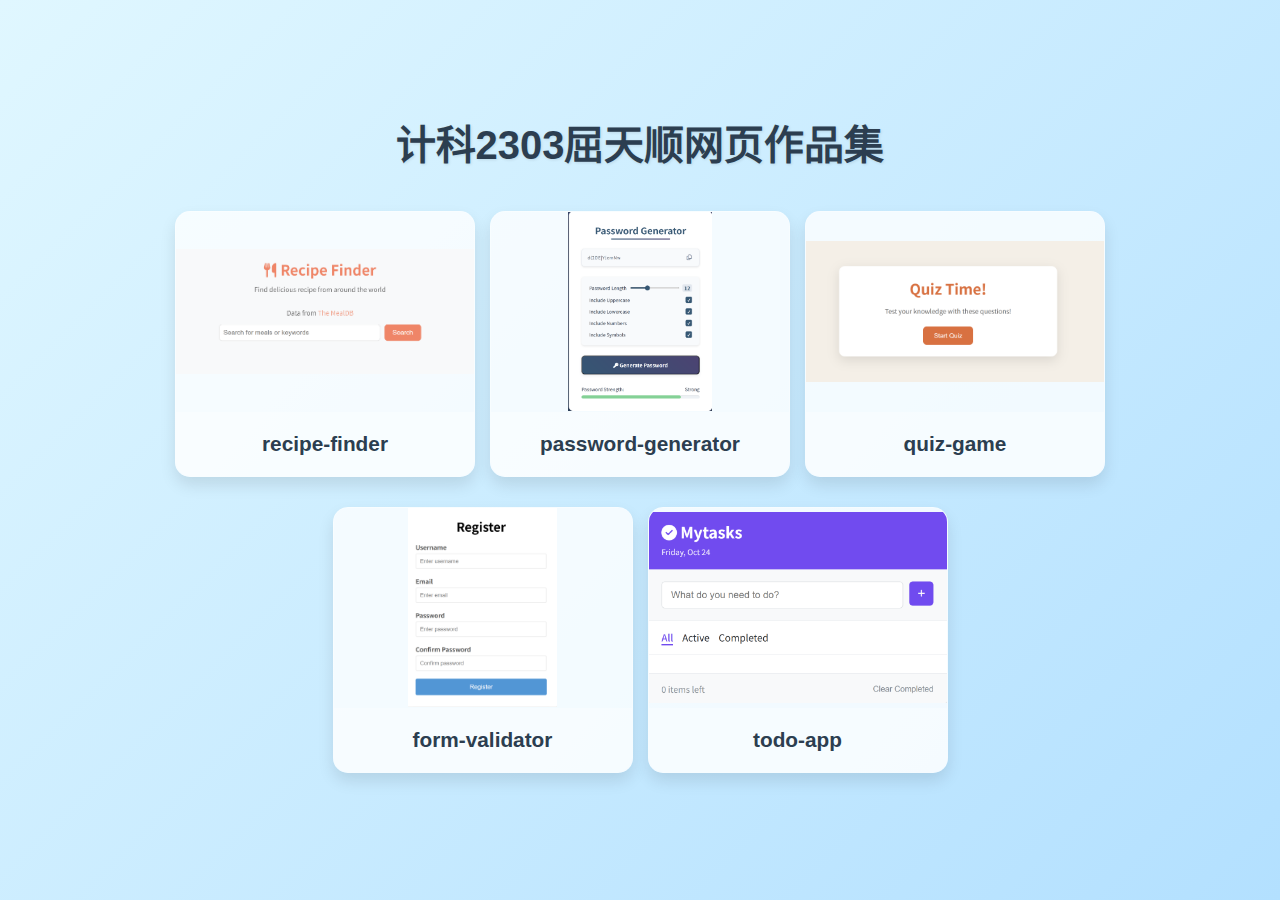
<file: index.html>
<!DOCTYPE html>
<html lang="zh-CN">
<head>
    <meta charset="UTF-8">
    <meta name="viewport" content="width=device-width, initial-scale=1.0">
    <title>计科2303屈天顺网页作品集</title>
    <link rel="stylesheet" href="style.css">
</head>
<body>
    <div class="container">
        <header>
            <h1>计科2303屈天顺网页作品集</h1>
        </header>
        
        <div class="cards-container">
            <div class="card" onclick="location.href='menu searcher/index.html'">
                <div class="card-image">
                    <img src="./images/menu searcher.jpg" alt="菜单搜索">
                </div>
                <div class="card-title">recipe-finder</div>
            </div>
            
            <div class="card" onclick="location.href='password/index.html'">
                <div class="card-image">
                    <img src="./images/password.jpg" alt="密码生成器">
                </div>
                <div class="card-title">password-generator</div>
            </div>
            
            <div class="card" onclick="location.href='quiz game/index.html'">
                <div class="card-image">
                    <img src="./images/quiz game.jpg" alt="知识问答">
                </div>
                <div class="card-title">quiz-game</div>
            </div>
            
            <div class="card" onclick="location.href='registration/index.html'">
                <div class="card-image">
                    <img src="./images/registration.jpg" alt="注册表单">
                </div>
                <div class="card-title">form-validator</div>
            </div>
            
            <div class="card" onclick="location.href='todoList/index.html'">
                <div class="card-image">
                    <img src="./images/todoList.jpg" alt="待办事项">
                </div>
                <div class="card-title">todo-app</div>
            </div>
        </div>
    </div>
</body>
</html>
</file>
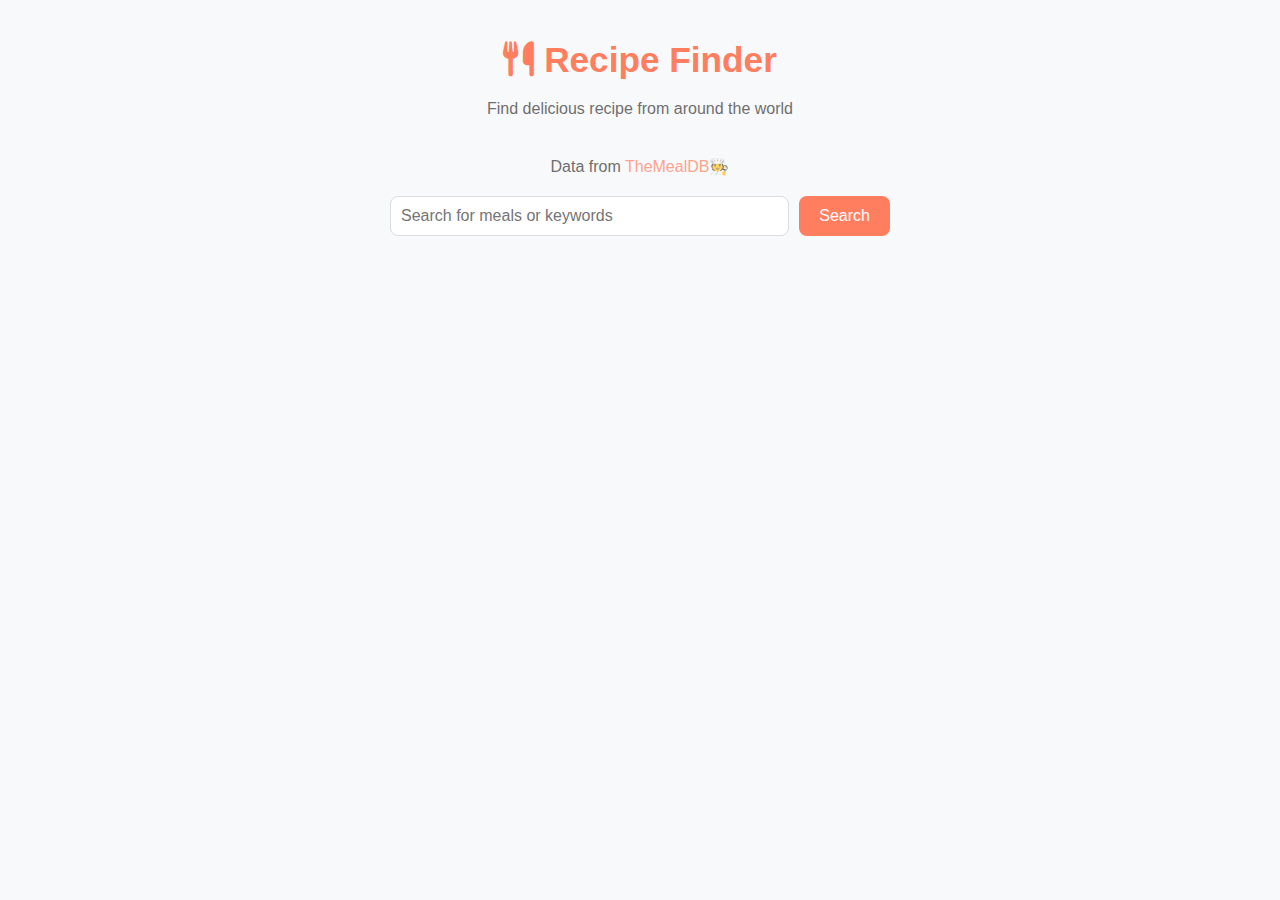
<file: menu searcher/index.html>
<!DOCTYPE html>
<html lang="en">

<head>
    <meta charset="UTF-8">
    <meta name="viewport" content="width=device-width, initial-scale=1.0">
    <title>Recipe Finder</title>
    <link rel="stylesheet" href="style.css">
    <link rel="stylesheet" href="https://cdnjs.cloudflare.com/ajax/libs/font-awesome/6.7.2/css/all.min.css"
        integrity="sha512-Evv84Mr4kqVGRNSgIGL/F/aIDqQb7xQ2vcrdIwxfjThSH8CSR7PBEakCr51Ck+w+/U6swU2Im1vVX0SVk9ABhg=="
        crossorigin="anonymous" referrerpolicy="no-referrer" />
</head>

<body>
    <div class="container">
        <header>
            <h1><i class="fa-solid fa-utensils"></i>Recipe Finder</h1>
            <p>Find delicious recipe from around the world</p>
        </header>

              <p class="api-link">Data from <a href="https://www.themealdb.com/api.php">TheMealDB🧑‍🍳</a></p>
        <div class="search-container">
            <input type="text" id="search-input" placeholder="Search for meals or keywords">
            <button id="search-btn">Search</button>
        </div>

        <div id="error-container" class="hidden">
            <p>No meals found.Try another input.</p>
        </div>

        <div id="result-heading"></div>

        <div id="meals" class="meals-container">
            <!--
            <div class="meal" data-meal-id="52777">
                <img src="https://www.themealdb.com/images/media/meals/wvqpwt1468339226.jpg"
                    alt="Mediterranean Pasta Salad">
                <div class="meal-info">
                    <h3 class="meal-title">Mediterranean Pasta Salad</h3>
                    <div class="meal-category">Seafood</div>
                </div>
            </div>

            <div class="meal" data-meal-id="52777">
                <img src="https://www.themealdb.com/images/media/meals/wvqpwt1468339226.jpg"
                    alt="Mediterranean Pasta Salad">
                <div class="meal-info">
                    <h3 class="meal-title">Mediterranean Pasta Salad</h3>
                    <div class="meal-category">Seafood</div>
                </div>
            </div>

            <div class="meal" data-meal-id="52777">
                <img src="https://www.themealdb.com/images/media/meals/wvqpwt1468339226.jpg"
                    alt="Mediterranean Pasta Salad">
                <div class="meal-info">
                    <h3 class="meal-title">Mediterranean Pasta Salad</h3>
                    <div class="meal-category">Seafood</div>
                </div>
            </div>
            -->
        </div>
        <div id="meal-details" class="hidden">
            <button id="back-btn"><i class="fa-solid fa-arrow-left"></i>Back to recipes</button>
            <div class="meal-details-content">
                <!--
                <img src="https://www.themealdb.com/images/media/meals/wvqpwt1468339226.jpg"
                    alt="Mediterranean Pasta Salad" class="meal-details-img">
                <h2 class="meal-details-title">Mediterranean Pasta Salad</h2>
                <div class="meal-details-category">
                    <span>Seafood</span>
                </div>
                <div class="meal-details-instructions">
                    <h3>Instructions</h3>
                    <p>Bring a large saucepan of salted water to the boil
                        Add the pasta, stir once and cook for about 10 minutes or as directed on the packet.Meanwhile,
                        wash the tomatoes and cut into quarters. Slice the olives. Wash the basil.</p>
                </div>
                <div class="meal-details-ingredients">
                    <h3>Ingredients</h3>
                    <ul class="ingredients-list">
                        <li><i class="fas fa-check-circle"></i> 200 g mozzarella balls</li>
                        <li><i class="fas fa-check-circle"></i> 250 g baby plum tomatoes</li>
                        <li><i class="fas fa-check-circle"></i> 1 bunch fresh basil</li>
                        <li><i class="fas fa-check-circle"></i> 350 g farfalle</li>
                        <li><i class="fas fa-check-circle"></i> 3 tablespoons extra virgin olive oil</li>
                        <li><i class="fas fa-check-circle"></i> 40 g Green Olives</li>
                        <li><i class="fas fa-check-circle"></i> 200 g tuna</li>
                        <li><i class="fas fa-check-circle"></i> to taste salt</li>
                        <li><i class="fas fa-check-circle"></i> to taste pepper</li>
                    </ul>
                </div>
                <a href="https://www.youtube.com/watch?v=e52IL8zYmaE" target="_blank" class="youtube-link">
                    <i class="fab fa-youtube"></i> Watch Video
                </a>
                -->
            </div>
        </div>
    </div>
    <script src="script.js"></script>
</body>

</html>
</file>
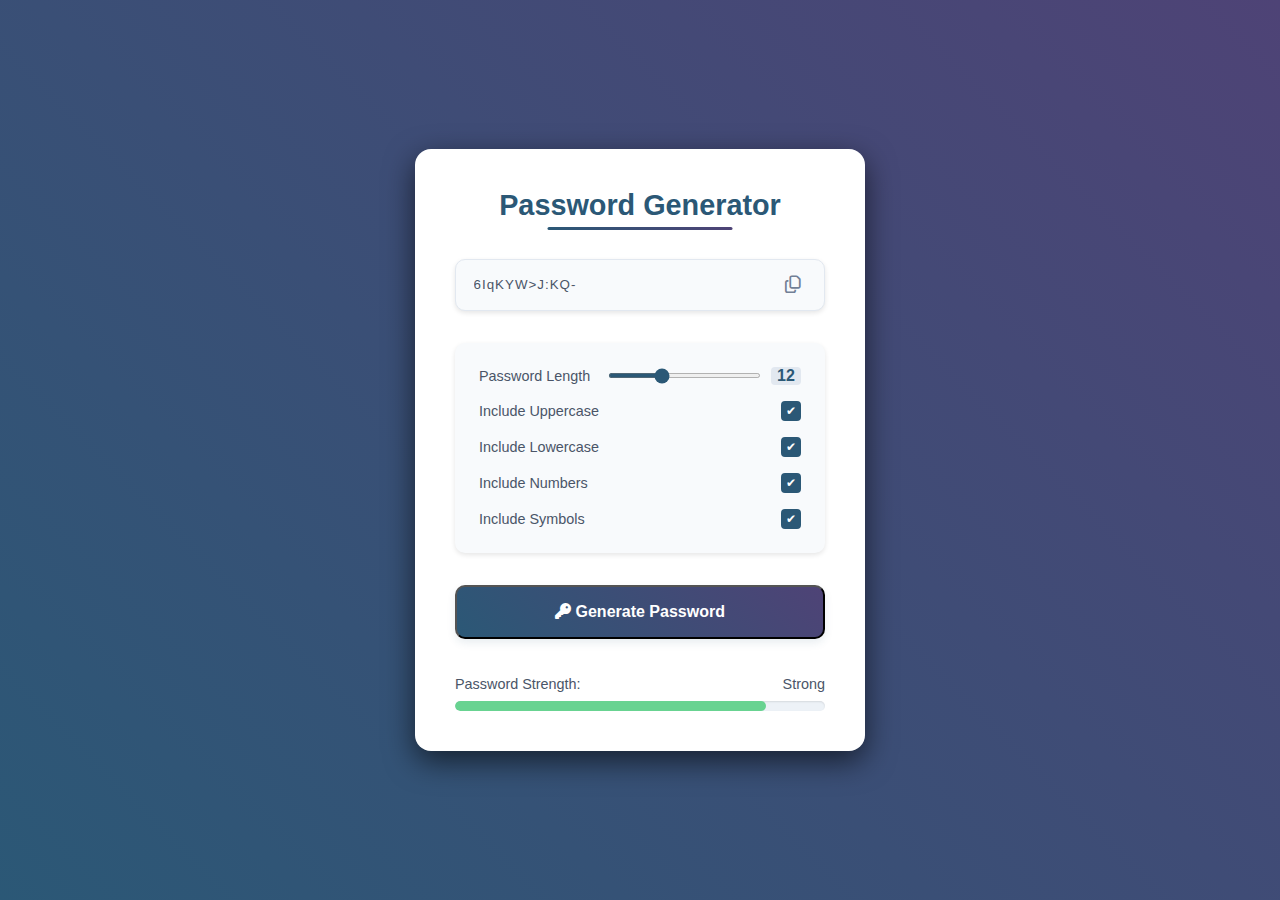
<file: password/index.html>
<!DOCTYPE html>
<html lang="en">
<head>
    <meta charset="UTF-8">
    <meta name="viewport" content="width=device-width, initial-scale=1.0">
    <title>Password Generator</title>
    <link rel="stylesheet" href="style.css">
    <link rel="stylesheet" href="https://cdnjs.cloudflare.com/ajax/libs/font-awesome/6.7.2/css/all.min.css" integrity="sha512-Evv84Mr4kqVGRNSgIGL/F/aIDqQb7xQ2vcrdIwxfjThSH8CSR7PBEakCr51Ck+w+/U6swU2Im1vVX0SVk9ABhg==" crossorigin="anonymous" referrerpolicy="no-referrer" />
</head>
<body>
    <div class="container">
        <h1>Password Generator</h1>
        <div class="password-container">
            <input type="text" readonly id="password">
            <i class="fa-regular fa-copy" id="copy-btn" title="Copy to Clipboard"></i>
        </div>

        <div class="options">
            <div class="option">
                <label for="length">Password Length</label>
                <div class="range-container">
                    <input type="range" id="length" min="6" max="24" value="12"/>
                    <span id="length-value">12</span>
                </div>
            </div>

            <div class="option">
                <label for="uppercase">Include Uppercase</label>
                <input type="checkbox" id="uppercase" checked/>
            </div>

            <div class="option">
                <label for="lowercase">Include Lowercase</label>
                <input type="checkbox" id="lowercase" checked/>
            </div>

            <div class="option">
                <label for="numbers">Include Numbers</label>
                <input type="checkbox" id="numbers" checked/>
            </div>

            <div class="option">
                <label for="symbols">Include Symbols</label>
                <input type="checkbox" id="symbols" checked/>
            </div>

        </div>

        <button id="generate-btn">
            <i class="fa-solid fa-key"></i>
            Generate Password
        </button>

        <div class="strength-container">
            <p>Password Strength: <span id="strength-label">Medium</span></p>
            <div class="strength-meter">
                <div class="strength-bar"></div>
            </div>
        </div>
    </div>


    <script src="script.js"></script>
</body>
</html>
</file>
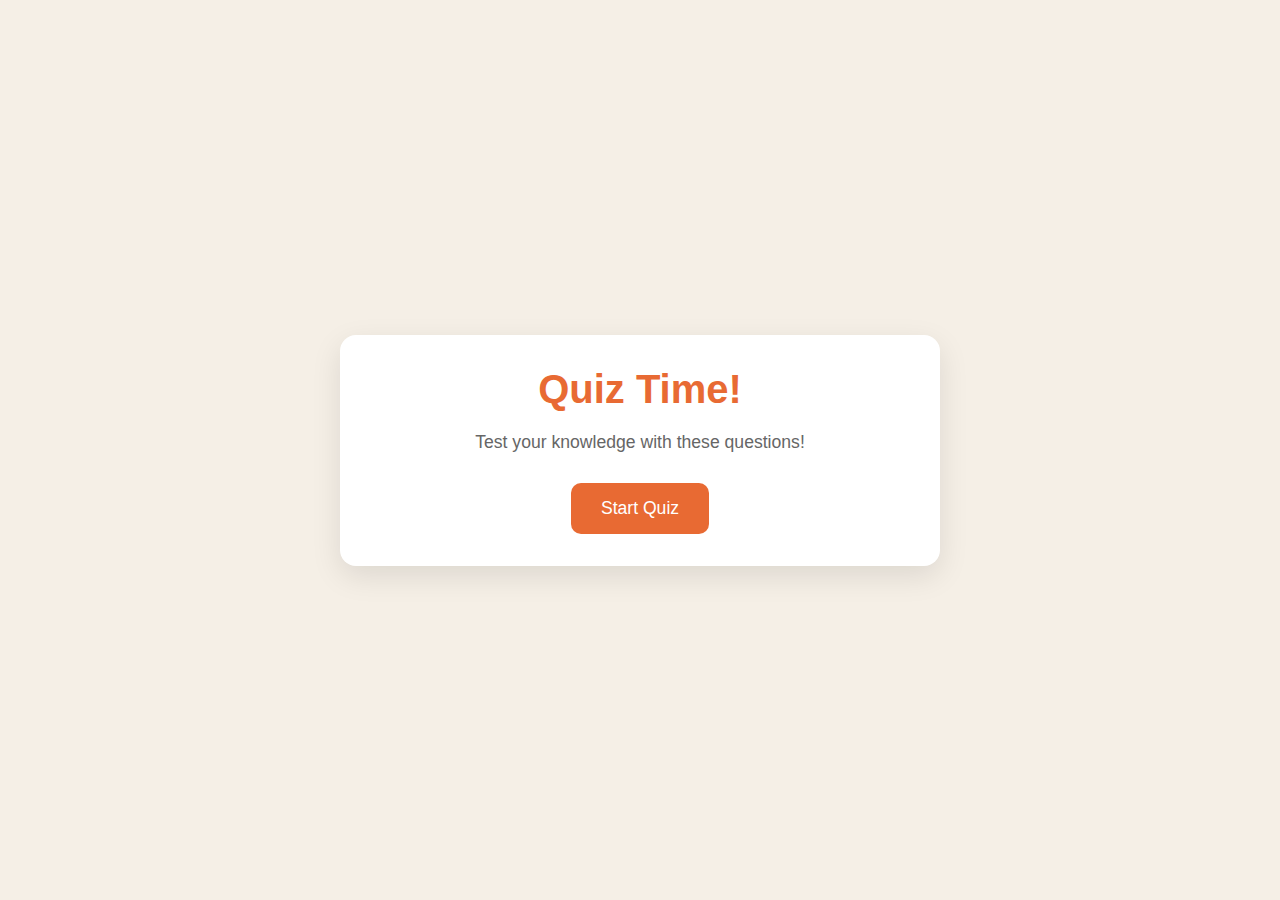
<file: quiz game/index.html>
<!DOCTYPE html>
<html lang="en">
<head>
    <meta charset="UTF-8">
    <meta name="viewport" content="width=device-width, initial-scale=1.0">
    <title>Quiz Game</title>
    <link rel="stylesheet" href="style.css">
</head>
<body>
    <div class="container">
        <div class="screen active" id="start-screen">
           <h1>Quiz Time!</h1>
           <p>Test your knowledge with these questions!</p>
           <button id="start-btn">Start Quiz</button>
        </div>

    <div class="screen" id="quiz-screen">
        <div class="quiz-header">
            <h2 id="question-text">Question goes here</h2>
            <div class="quiz-info">
                <p>Question <span id="current-question">1</span> of <span id="total-questions">5</span></p>
                <p>Score: <span id="score">0</span></p>
            </div>
        </div>

        <div class="answers-container" id="answers-container">
             <!--
            <button class="answer-btn" data-correct="true/false">Answer Text 1</button>
              <button class="answer-btn" data-correct="true/false">Answer Text 2</button>
              <button class="answer-btn" data-correct="true/false">Answer Text 3</button>
              <button class="answer-btn" data-correct="true/false">Answer Text 4</button>
              --> 
        </div>
        
        <div class="progress-bar">
            <div class="progress" id="progress"></div>
        </div>
    </div>

    <div class="screen" id="result-screen">
        <h1>Quiz Result!</h1>
        <div class="result-info">
            <p>You scored <span id="final-score">0</span> out of <span id="max-score">5</span></p>
            <div class="result-message">
                Good Job!
            </div>
        </div>
        <button id="restart-btn">Restart Quiz</button>
    </div>
    </div>

    <script src="script.js"></script>
</body>
</html>
</file>
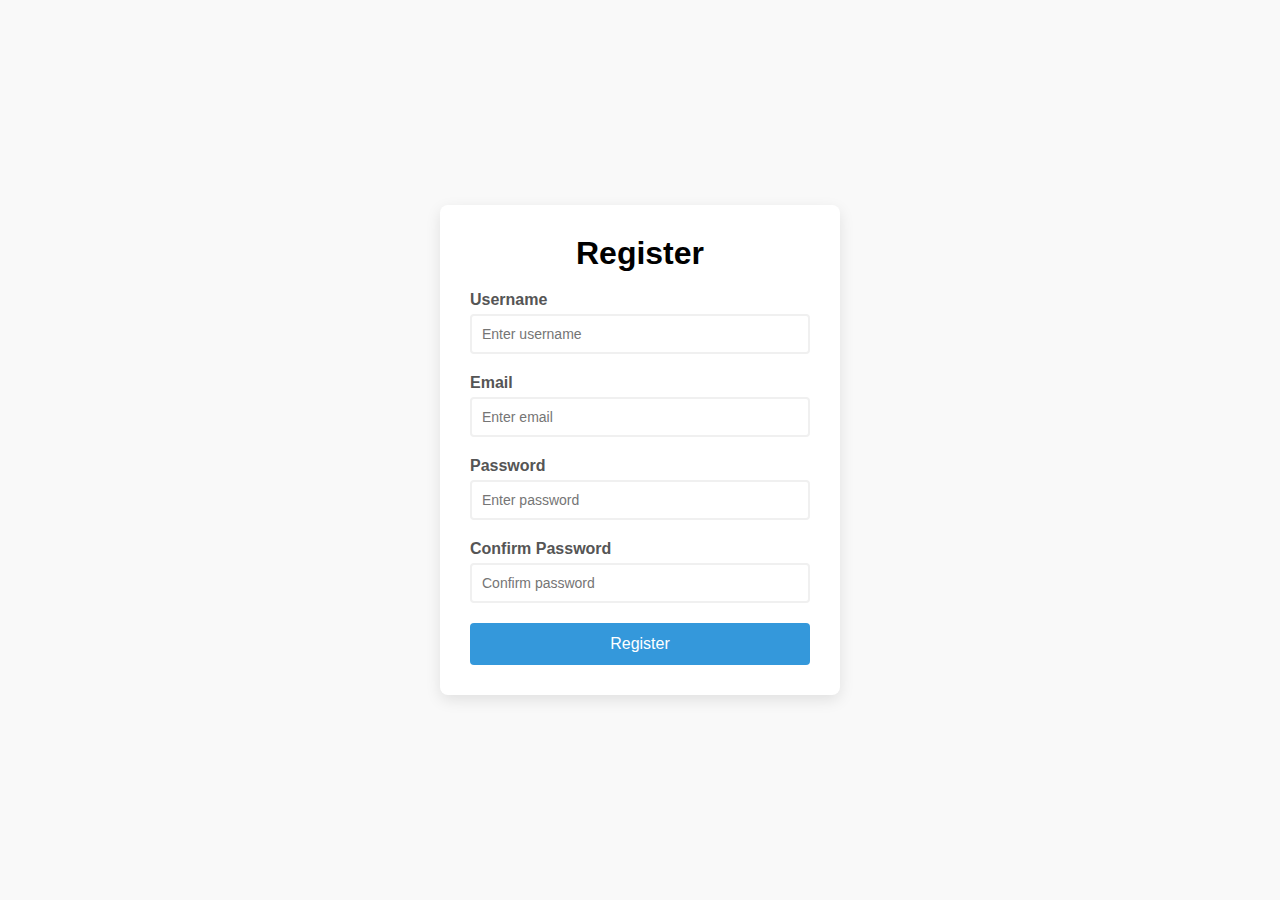
<file: registration/index.html>
<!DOCTYPE html>
<html lang="en">
<head>
    <meta charset="UTF-8">
    <meta name="viewport" content="width=device-width, initial-scale=1.0">
    <title>New Form</title>
    <link rel="stylesheet" href="style.css">
</head>
<body>
    <div class="container">
        <form id="registration-form">
            <h1>Register</h1>
            <div class="form-item">
                <label for="username">Username</label>
                <input type="text" id="username" placeholder="Enter username">
                <small></small>
            </div>

             <div class="form-item">
                <label for="email">Email</label>
                <input type="text" id="email" placeholder="Enter email">
                <small></small>
            </div>

             <div class="form-item">
                <label for="password">Password</label>
                <input type="password" id="password" placeholder="Enter password">
                <small></small>
            </div>

           <div class="form-item">
                <label for="confirmPassword">Confirm Password</label>
                <input type="password" id="confirmPassword" placeholder="Confirm password">
                <small></small>
            </div>

            <button type="submit">Register</button>
        </form>
    </div>
 
    <script src="script.js"></script>
</body>
</html>
</file>
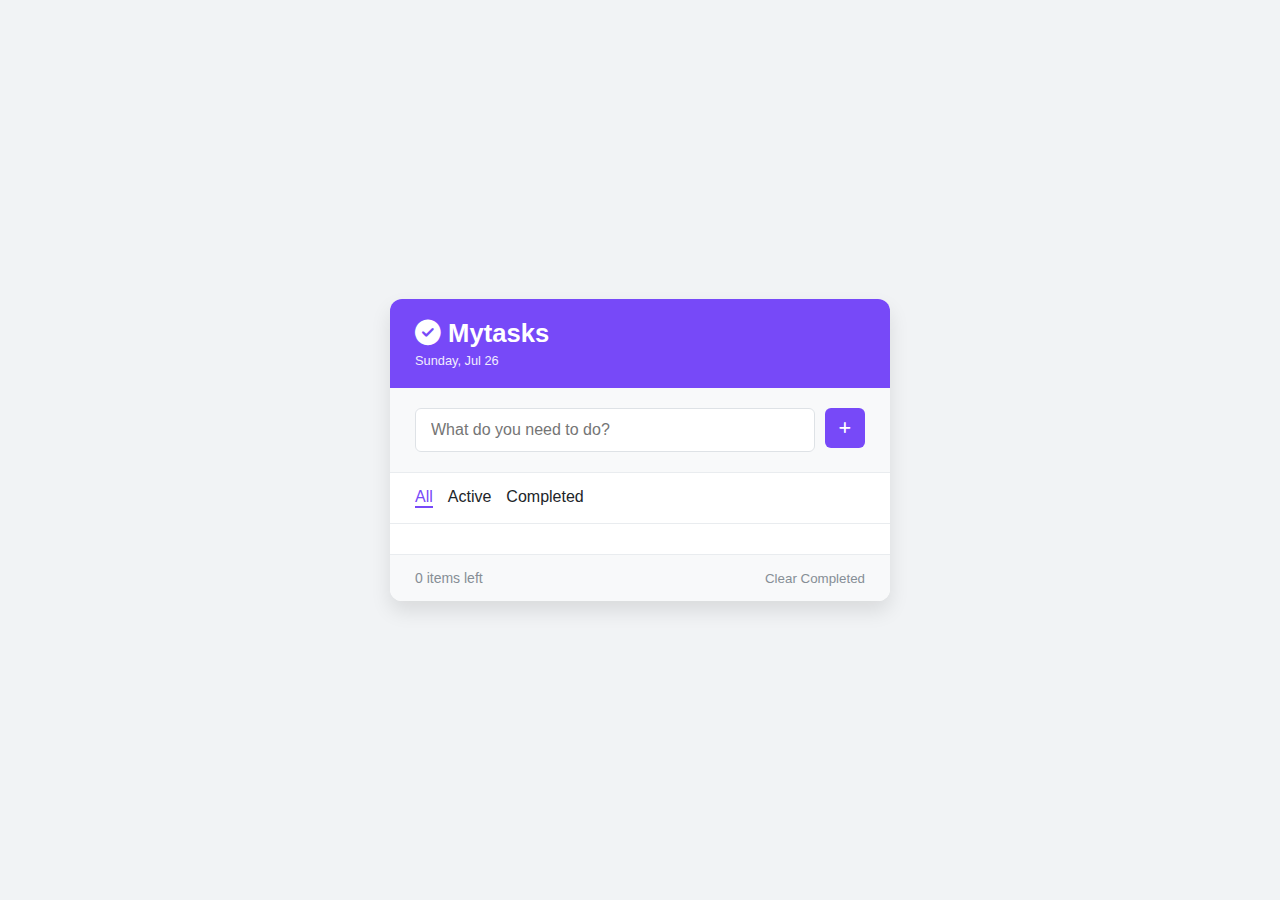
<file: todoList/index.html>
<!DOCTYPE html>
<html lang="en">
<head>
    <meta charset="UTF-8">
    <meta name="viewport" content="width=device-width, initial-scale=1.0">
    <title>Todo</title>
    <link rel="stylesheet" href="style.css">
    <link rel="stylesheet" href="https://cdnjs.cloudflare.com/ajax/libs/font-awesome/6.7.2/css/all.min.css" integrity="sha512-Evv84Mr4kqVGRNSgIGL/F/aIDqQb7xQ2vcrdIwxfjThSH8CSR7PBEakCr51Ck+w+/U6swU2Im1vVX0SVk9ABhg==" crossorigin="anonymous" referrerpolicy="no-referrer" />
</head>
<body>
    <div class="app">
        <header>
            <h1><i class="fa-solid fa-check-circle"></i>
            Mytasks</h1>
            <p id="date">date is</p>
        </header>

    <div class="todo-input">
        <input type="text" id="task-input" placeholder="What do you need to do?">
        <button id="add-task">
            <i class="fa-solid fa-plus"></i>
        </button>
    </div>

    <div class="filters">
        <span class="filter active" data-filter="all">All</span>
        <span class="filter" data-filter="active">Active</span>
        <span class="filter" data-filter="completed">Completed</span>
    </div>

    <div class="todos-container">
        <ul id="todos-list">
            <!--
            <li class="todo-item">
                <label class="checkbox-container">
                    <input type="checkbox" class="todo-checkbox">
                    <span class="checkmark"></span>
                </label>
                <span class="todo-item-text">Buy me a coffee!</span>
                <button class="delete-btn"><i class="fa-solid fa-times"></i>
            </li> -->
        </ul>

        <div class="empty-state hidden">
            <i class="fa-solid fa-clipboard-list"></i>
            <p>No Tasks here yet!</p>
        </div>

    </div>
    <footer>
        <span id="item-left">0 items left</span>
        <button id="clear-completed">Clear Completed</button>
    </footer>
    </div>
        <script src="scripts.js"></script>
</body>
</html>
</file>
<file: style.css>
* {
    margin: 0;
    padding: 0;
    box-sizing: border-box;
    font-family: 'Arial', 'Microsoft YaHei', sans-serif;
}

body {
    background: linear-gradient(135deg, #e0f7ff 0%, #b3e0ff 100%);
    min-height: 100vh;
    display: flex;
    justify-content: center;
    align-items: center;
    padding: 20px;
}

.container {
    width: 100%;
    max-width: 1200px;
    text-align: center;
}

header {
    margin-bottom: 40px;
}

h1 {
    color: #2c3e50;
    font-size: 2.5rem;
    text-shadow: 1px 1px 3px rgba(0, 0, 0, 0.1);
    margin-bottom: 10px;
}

.cards-container {
    display: flex;
    flex-wrap: wrap;
    justify-content: center;
    gap: 15px; /* 减少间距 */
}

.card {
    width: calc(33.333% - 15px); /* 三个卡片一行，减去间距 */
    max-width: 300px;
    background: rgba(255, 255, 255, 0.7);
    border-radius: 15px;
    overflow: hidden;
    box-shadow: 0 8px 16px rgba(0, 0, 0, 0.1);
    cursor: pointer;
    transition: transform 0.3s ease, box-shadow 0.3s ease;
    border: 1px solid rgba(255, 255, 255, 0.5);
    display: flex;
    flex-direction: column;
    margin-bottom: 15px;
}

.card:hover {
    transform: translateY(-10px);
    box-shadow: 0 15px 30px rgba(0, 0, 0, 0.15);
}

.card-image {
    width: 100%;
    height: 200px;
    overflow: hidden;
    display: flex;
    justify-content: center;
    align-items: center;
    background-color: rgba(255, 255, 255, 0.3);
}

.card-image img {
    max-width: 100%;
    max-height: 100%;
    object-fit: contain;
    transition: transform 0.5s ease;
}

.card:hover .card-image img {
    transform: scale(1.05);
}

.card-title {
    padding: 20px 10px;
    color: #2c3e50;
    font-size: 1.3rem;
    font-weight: bold;
    text-align: center;
    background: rgba(255, 255, 255, 0.5);
}

/* 响应式设计 */
@media (max-width: 992px) {
    .card {
        width: calc(50% - 15px); /* 中等屏幕下两个卡片一行 */
    }
}

@media (max-width: 768px) {
    h1 {
        font-size: 2rem;
    }
    
    .card {
        width: calc(50% - 15px);
    }
}

@media (max-width: 576px) {
    h1 {
        font-size: 1.7rem;
    }
    
    .card {
        width: 100%; /* 小屏幕下一个卡片一行 */
    }
}
</file>
<file: menu searcher/style.css>
* {
  margin: 0;
  padding: 0;
  box-sizing: border-box;
}

:root {
  --primary: #ff7e5f;
  --primary-dark: #eb5e41;
  --primary-light: #ffb199;
  --secondary: #0ba360;
  --text-dark: #333333;
  --text-light: #f8f9fa;
  --background: #ffffff;
  --background-light: #f8f9fa;
  --card-bg: #ffffff;
  --border-radius: 8px;
  --shadow: 0 2px 4px rgba(0, 0, 0, 0.1);
  --transition: all 0.3s ease;
}

body{
    font-family: sans-serif;
    background-color: var(--background-light);
    color: var(--text-dark);
    line-height: 1.6;
}

.container{
    width: 100%;
    max-width: 1000px;
    margin: 0 auto;
    padding: 2rem 1rem;
}

header{
    text-align: center;
    margin-bottom: 2rem;
}

h1{
    font-size: 2.2rem;
    color: var(--primary);
    margin-bottom: 0.5rem;
}

h1 i{
    margin-right: 10px;
}

header p{
    color: var(--text-dark);
    opacity: 0.7;
}

.api-link{
    text-align: center;
    color: var(--text-dark);
    opacity: 0.7;
    margin-bottom: 1rem;
}

.api-link a{
    color: var(--primary);
    text-decoration: none;
}

.search-container{
    display: flex;
    margin-bottom: 2rem;
    gap: 10px;
    max-width: 500px;
    margin-left: auto;
    margin-right: auto;
}

input[type="text"]{
    flex:1;
    padding: 10px 10px;
    font-size: 1rem;
    border-radius: 8px;
    border: 1px solid #ddd;
    background-color: var(--background);
    color: var(--text-dark);
    outline: none;
}

input[type="text"]:focus{
    border-color: var(--primary);
}

button{
    background-color: var(--primary);
    color: white;
    border: none;
    padding: 0 20px;
    font-size: 1rem;
    cursor: pointer;
    border-radius: 8px;
    transition: all 0.3s;
}

button:hover{
    background-color: var(--primary-dark);
}

#result-heading{
    text-align: center;
    margin-bottom: 1.5rem;
    font-size: 1.2rem;
    color: var(--text-dark);
}

.meals-container{
    display: grid;
    grid-template-columns: repeat(auto-fill, minmax(250px, 1fr));
    gap: 1.5rem;
}

.meal{
    background-color: var(--card-bg);
    border-radius: 8px;
    box-shadow: var(--shadow);
    overflow: hidden;
    transition: var(--transition);
    cursor: pointer;
    position: relative;
}

.meal:hover{
    transform: translateY(-5px);
    box-shadow: 0 5px 10px rgba(0, 0, 0, 0.1);
}

.meal img{
    width: 100%;
    height: 220px;
    object-fit: cover;
}

.meal-info{
    padding: 1rem;
}

.meal-title{
    font-size: 1.1rem;
    margin-bottom: 0.5rem;
    color: var(--text-dark);
}

.meal-category{
    display: inline-block;
    background-color: var(--primary-light);
    color: var(--text-dark);
    padding: 3px 8px;
    font-size: 0.8rem;
    border-radius: 20px;
    margin-bottom: 10px;
}

#meal-details{
    background-color: var(--background);
    border-radius: 8px;
    box-shadow: var(--shadow);
    padding: 1.5rem;
    margin: 2rem 0;
}

.hidden{
    display: none;
}

#back-btn{
    margin-bottom: 1.5rem;
    background-color: transparent;
    color: var(--primary);
    border: 1px solid var(--primary);
    padding: 8px 16px;
}

#back-btn:hover{
    background-color: var(--primary);
    color: white;
}

.meal-details-content{
    display: flex;
    flex-direction: column;
    align-items: center;
}

.meal-details-img{
    width: 100%;
    max-width: 400px;
    border-radius: var(--border-radius);
    margin-bottom: 1.5rem;
}

.meal-details-title{
    font-size: 1.8rem;
    color: var(--primary);
    margin-bottom: 0.5rem;
    text-align: center;
}

.meal-details-category{
    margin-bottom: 1rem;
    text-align: center;
}

.meal-details-category span{
    background-color: var(--primary-light);
    padding: 4px 12px;
    border-radius: 20px;
    font-size: 0.9rem;
}

.meal-details-instructions{
    margin-bottom: 1.5rem;
    line-height: 1.7;
}

.meal-details-instructions h3{
    margin-bottom: 0.5rem;
}

.ingredients-list{
    list-style-type: none;
    display: grid;
    grid-template-columns: repeat(auto-fill,minmax(180px,1fr));
    gap: 8px;
    margin-bottom: 1.5rem;
    width: 100%;
}

.ingredients-list li{
    display: flex;
    align-items: center;
    padding: 6px 8px;
    background-color: var(--background-light);
    border-radius: var(--border-radius);
    font-size: 0.9rem;
}

.ingredients-list li i{
    color: var(--secondary);
    margin-right: 8px;
}

.youtube-link{
    display: inline-block;
    background-color: #ff0000;
    color: white;
    padding: 8px 16px;
    border-radius: 4px;
    text-decoration: none;
    font-weight: 600;
}

.youtube-link i{
    margin-right: 8px;
}

#error-contain{
    background-color: rgb(255, 126, 95,0.1);
    border: 1px solid var(--primary);
    color: var(--primary-dark);
    padding: 1rem;
    border-radius: var(--border-radius);
    text-align: center;
    margin-bottom: 1.5rem;
}

@media(max-width:600px){
    .search-container{
        flex-direction: column;
    }

    button#search-btn{
        width: 100%;
        padding: 10px;
    }

    .meals-container{
        grid-template-columns: 1fr;
    }

    .meal-details-img{
        max-width: 100%;
    }
}
</file>
<file: password/style.css>
:root{
    --primary-color: #2b5876;
    --secondary-color: #4e4376;
    --weak-color: #fc8181;
    --medium-color: #fbd38d;
    --strong-color: #68d391;
}

*{
    margin: 0;
    padding: 0;
    box-sizing: border-box;
    font-family: sans-serif;
}

body{
    background: linear-gradient(45deg, var(--primary-color), var(--secondary-color));
    display: flex;
    justify-content: center;
    align-items: center;
    min-height: 100vh;
}

.container{
    background-color: #fff;
    padding: 2.5rem;
    border-radius: 1rem;
    box-shadow: 0 10px 30px rgba(0,0,0,0.6);
    width: 90%;
    max-width: 450px;
}

h1{
    text-align: center;
    margin-bottom: 1.8rem;
    color: var(--primary-color);
    font-size: 1.8rem;
    font-weight: 700;
    position: relative;
    padding-bottom: 0.5rem;
}

h1::after{
    content:"";
    position:absolute;
    bottom: 0;
    height: 3px;
    background: linear-gradient(90deg, var(--primary-color), var(--secondary-color));
    left:50%;
    width: 50%;
    transform: translateX(-50%);
    border-radius: 3px;
}

.password-container{
    margin-bottom: 2rem;
    background-color: #f8fafc;
    border-radius: 10px;
    border: 1px solid #e2e8f0;
    overflow: hidden;
    box-shadow: 0 2px 5px rgba(0,0,0,0.1);
    display: flex;
    align-items: center;
    justify-content: space-between;
    padding: 0 1rem 0 0;
}

#password{
    width: 100%;
    padding: 1.1rem;
    padding-right: 50px;
    border: none;
    background: transparent;
    color: #4a5568;
    letter-spacing: 1px;
    outline: none;
    border-radius: 10px;
}

#copy-btn{
    cursor: pointer;
    color: #718096;
    font-size: 1.1rem;
    width: 35px;
    height: 35px;
    display: flex;
    align-items: center;
    justify-content: center;
    border-radius: 50%;
}

#copy-btn:hover{
    color: var(--primary-color);
}

.options{
    margin-bottom: 2rem;
    background-color: #f8fafc;
    padding: 1.5rem;
    border-radius: 10px;
    box-shadow: 0 2px 5px rgba(0,0,0,0.1);
}

.option{
    display: flex;
    justify-content: space-between;
    align-items: center;
    margin-bottom: 1rem;
}

.option:last-child{
    margin-bottom: 0;
}

.option label{
    font-size: 0.9rem;
    color: #4a5568;
    font-weight: 500;
}

.range-container{
    display: flex;
    align-items: center;
    gap: 10px;
    width: 60%;
}

input[type="range"]{
    accent-color: var(--primary-color);
    height: 5px;
    cursor: pointer;
    flex: 1;
}

#length-value{
    font-weight: 600;
    color: var(--primary-color);
    text-align: center;
    background: #e2e8f0;
    border-radius: 4px;
    width: 30px;
}

input[type="checkbox"]{
    width: 20px;
    height: 20px;
    border: 2px solid var(--primary-color);
    appearance: none;
    border-radius: 4px;
    cursor: pointer;
    outline: none;
    position: relative;
    transition: all 0.3s;
}

input[type="checkbox"]:checked{
    background-color: var(--primary-color);
}

input[type="checkbox"]:checked::after{
    content: "\2714";
    color: white;
    position: absolute;
    top: 50%;
    left: 50%;
    transform: translate(-50%, -50%);
    font-size: 12px;
}

button{
    width: 100%;
    padding: 1rem;
    background: linear-gradient(45deg,var(--primary-color),var(--secondary-color));
    color: white;
    font-size: 1rem;
    font-weight: 600;
    cursor: pointer;
    border-radius: 10px;
    transition: all 0.3s;
    margin-bottom: 1.5rem;
    box-shadow: 0 4px 8px rgba(43,88,118,0.1);
}

button:hover{
    transform: translateY(-5px);
}

button:active{
    transform: translateY(0);
}

.strength-container{
    margin-top: 0.8rem;
}

.strength-container p{
    font-size: 0.9rem;
    color: #4a5568;
    margin-bottom: 0.6rem;
    display: flex;
    justify-content: space-between;
    align-items: center;
    font-weight: 500;
}

.strength-label{
    color: var(--primary-color);
    font-weight: 700;
}

.strength-meter{
    height: 10px;
    background-color: #edf2f7;
    border-radius: 5px;
    margin-top: 0.6rem;
    overflow: hidden;
    box-shadow: inset 0 1px 2px rgba(0,0,0,0.1);
}

.strength-bar{
    height: 100%;
    width: 0;
    min-width: 5%;
    background-color: var(--weak-color);
    transition: all 0.3s;
    border-radius: 5px;
}

@media (max-width: 768px){
    .container{
        width: 95%;
        padding: 1.8rem;
    }

    h1{
        font-size: 1.6rem;
    }

    .option label{
        font-size: 0.9rem;
    }
}
</file>
<file: quiz game/style.css>
*{
    margin: 0;
    padding: 0;
    box-sizing: border-box;
}

body{
    background: #f5efe6;
    display: flex;
    justify-content: center;
    align-items: center;
    min-height: 100vh;
    padding: 1rem;
    font-family: sans-serif;
}

.container{
    background-color: white;
    border-radius: 1rem;
    box-shadow: 0 10px 30px rgba(0,0,0,0.1);
    width: 100%;
    max-width: 600px;
    overflow: hidden;
    position: relative;
}

.screen{
    display: none;
    padding: 2rem;
    text-align: center;
}

.screen.active{
    display: block;
}

#start-screen h1{
    color: #e86a33;
    margin-bottom: 20px;
    font-size: 2.5rem;
}

#start-screen p{
    margin-bottom: 30px;
    font-size: 1.1rem;
    color: #666;
}

button{
    background-color: #e86a33;
    color: white;
    border: none;
    padding: 15px 30px;
    border-radius: 10px;
    font-size: 1.1rem;
    cursor: pointer;
    transition: background-color 0.3s;
}

button:hover{
    background-color: #d45b28;
}

.quiz-header{
    margin-bottom: 1rem;
}

#question-text{
    font-size: 1.5rem;
    margin-bottom: 1rem;
    color: #333;
}

.quiz-info{
    display: flex;
    justify-content: space-between;
    color: #666;
    margin-bottom: 10px;
}

.answers-container{
    display: flex;
    flex-direction: column;
    gap: 10px;
    margin-bottom: 20px;
}

.answer-btn{
    background-color: #f8f0e5;
    color: #333;
    border: 2px solid #f5efe6;
    border-radius: 10px;
    padding: 1rem;
    cursor: pointer;
    text-align: left;
    transition: all 0.3s;
}

.answer-btn:hover{
    background-color: #eadbc8;
    border-color: #dac0ae;
}
/* to be added for answer buttons */

.answer-btn.correct{
    background-color: #e6fff0;
    border-color: #a3f0c4;
    color: #28a745;
}

.answer-btn.incorrect{
    background-color: #fff0f0;
    border-color: #ffbdbd;
    color: #dc3545;
}

.progress-bar{
    height: 10px;
    background-color: #f8f0e5;
    border-radius: 5px;
    overflow: hidden;
    margin-top: 20px;
}

.progress{
    height: 100%;
    background-color: #e86a33;
    width: 0%;
    transition: width 0.3s;
}

#result-screen h1{
    color: #e86a33;
    margin-bottom: 30px;
}

.result-info{
    background-color: #f8f0e5;
    border-radius: 10px;
    padding: 20px;
    margin-bottom: 30px;
}

.result-info p{
    font-size: 1.2rem;
    color: #333;
    margin-bottom: 1rem;
}

.result-message{
    font-size: 1.5rem;
    font-weight: 600;
    color: #e86a33;
}

@media(max-width:500px){
    .screen{
        padding: 1rem;
    }

    #question-text{
        font-size: 1.3rem;
    }

    .answer-btn{
        padding: 12px 25px;
        font-size: 1rem;
    }
}
</file>
<file: registration/style.css>
*{
    margin: 0;
    padding: 0;
    box-sizing: border-box;
}

body{
    background-color: #f9f9f9f9;
    font-family: sans-serif;
    display: flex;
    justify-content: center;
    align-items: center;
    min-height: 100vh;
}

.container{
    background-color: #fff;
    border-radius: 8px;
    box-shadow: 0px 5px 15px rgba(0,0,0,0.1);
    max-width: 400px;
    width: 100%;
    padding: 30px;
    overflow: hidden;
}

h1{
    text-align: center;
    margin-bottom: 1.2rem;
}

.form-item{
    margin-bottom: 20px;
    position: relative;
}

label{
    display: block;
    margin-bottom: 5px;
    color: #555;
    font-weight: bold;
}

input{
    border: 2px solid #f0f0f0;
    border-radius: 4px;
    display: block;
    width: 100%;
    padding: 10px;
    font-size: 14px;
}

input:focus{
    border-color: #3498db;
    outline: none;
}

small{
    visibility: hidden;
    position: absolute;
    bottom: -18px;
    left: 0;
    font-size: 12px;
}

button{
    cursor: pointer;
    background-color: #3498db;
    border: none;
    color:white;
    display: block;
    font-size: 1rem;
    margin-top: 20px;
    padding: 12px;
    border-radius: 4px;
    width: 100%;
}

button:hover{
    background-color: #2980b9;
}

.form-item.error input{
    border-color: #e74c3c;
}

.form-item.success input{
    border-color: #2ecc71;
}

.form-item.error small{
    visibility: visible;
    color: #e74c3c;
}
</file>
<file: todoList/style.css>
*{
    margin: 0;
    padding: 0;
    box-sizing: border-box;
}

:root{
    --primary:#7749f8;
    --primary-light:#9775fa;
    --dark:#212529;
    --light:#f8f9fa;
    --grey:#868e96;
    --danger:#fa5252;
    --success:#40c057;
    --border:#e9ecef;
}

body{
    font-family: sans-serif;
    background-color: #f1f3f5;
    display: flex;
    justify-content: center;
    align-items: center;
    min-height: 100vh;
    color:var(--dark);
}

.app{
    width: 100%;
    max-width: 500px;
    background-color: #fff;
    border-radius: 12px;
    overflow: hidden;
    box-shadow: 0 10px 20px rgba(0,0,0,0.1);
}

header{
    background-color: var(--primary);
    color:white;
    padding: 20px 25px;
}

header h1{
    font-size: 1.6rem;
    margin-bottom: 5px;
    font-weight: 600;
}

header p{
    font-size: 0.8rem;
    opacity: 0.9;
}

.todo-input{
    padding: 20px 25px;
    display: flex;
    gap: 10px;
    background-color: var(--light);
    border-bottom: 1px solid var(--border);
}

.todo-input input{
    flex: 1;
    padding: 12px 15px;
    border: 1px solid #dee2e6;
    border-radius: 6px;
    font-size: 1rem;
    transition: all 0.3s;
}

.todo-input input:focus{
    border-color: var(--primary);
    outline: none;
    box-shadow: 0 0 0 3px rgba(119,73,248,0.15);
}

.todo-input button{
    background-color: var(--primary);
    border:none;
    color:white;
    width: 40px;
    height: 40px;
    border-radius: 6px;
    cursor: pointer;
    transition: background-color 0.3s;
}

.todo-input button:hover{
    background-color: var(--primary-light);
}

.filters{
    display: flex;
    gap: 15px;
    padding: 15px 25px;
    cursor: pointer;
    border-bottom: 1px solid var(--border);
}

.filter:hover{
    color:var(--primary);
}

.filter.active{
    font-weight: 500;
    color:var(--primary);
    border-bottom: 2px solid var(--primary);
}

.todos-container{
    padding: 15px 0;
    max-height: 300px;
    overflow-y: auto;
}

/*
#todos-list{
    display: none;
}
*/

.empty-state{
    display: flex;
    flex-direction: column;
    align-items: center;
    justify-content: center;
    padding:40px 0;
    color:var(--grey);
}

.empty-state i{
    font-size: 40px;
    margin-bottom: 10px;
    opacity: 0.7;
}

.hidden{
    display: none;
}

footer{
    display: flex;
    justify-content: space-between;
    align-items: center;
    padding: 15px 25px;
    border-top: 1px solid var(--border);
    font-size: 14px;
    background-color: var(--light);
}

#item-left{
    color:var(--grey);
}

#clear-completed{
    background:none;
    border:none;
    color:var(--grey);
    cursor: pointer;
    transition: all 0.2s;
}

#clear-completed:hover{
    color:var(--danger);
}

#todos-list{
    list-style: none;
}

.todo-item{
    display: flex;
    align-items: center;
    padding: 12px 15px;
    transition: background-color 0.3s;
}

.todo-item:hover{
    background-color:var(--light);
}

.checkbox-container{
    margin-right: 15px;
}

.todo-checkbox{
    opacity: 0;
    position: absolute;
}

.checkmark{
    width: 20px;
    height: 20px;
    border: 2px solid #dee2e6;
    border-radius: 4px;
    display: inline-block;
    position: relative;
    cursor: pointer;
    transition: all 0.2s;
}

.todo-checkbox:checked + .checkmark{
    background-color: var(--success);
    border-color: var(--success);
}

.todo-checkbox:checked + .checkmark::after{
    content: "";
    position: absolute;
    left: 6px;
    top: 2px;
    width: 5px;
    height: 10px;
    border: solid white;
    border-width: 0 2px 2px 0;
    transform: rotate(45deg);
}

.todo-item-text{
    flex: 1;
    font-size: 1rem;
    transition: all 0.2s;
}

.todo-item.completed .todo-item-text{
    text-decoration: line-through;
    color:var(--grey);
}

.delete-btn{
    background:none;
    border:none;
    color:var(--grey);
    cursor: pointer;
    transition: color 0.2s;
    font-size: 16px;
    opacity: 0;
}

.todo-item:hover .delete-btn{
    opacity: 1;
}

.delete-btn:hover{
    color:var(--danger);
}
</file>
